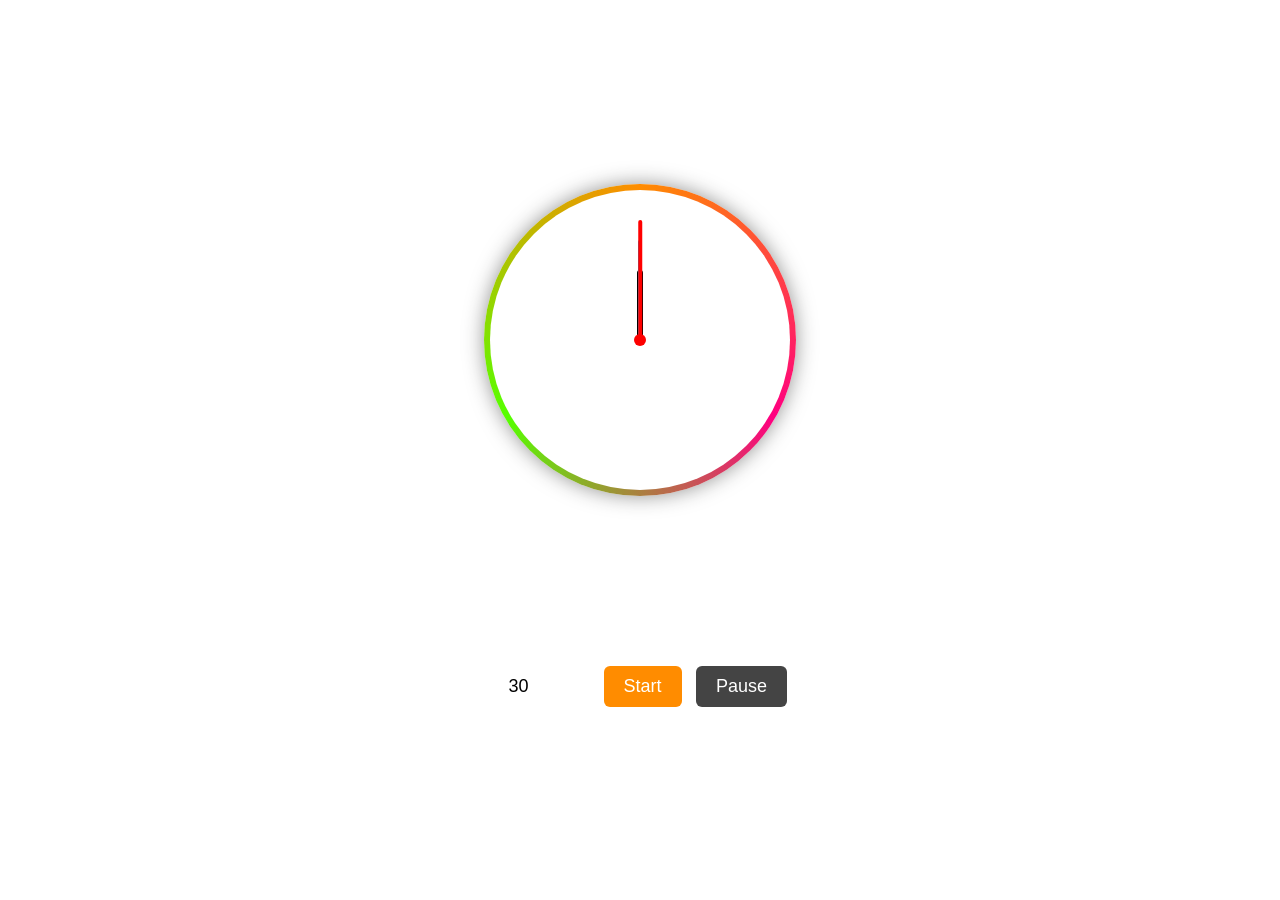
<file: index.html>
<!DOCTYPE html>
<html lang="en">
<head>
<meta charset="UTF-8" />
<meta name="viewport" content="width=device-width, initial-scale=1.0" />
<title>Edit Timer Wall Clock</title>
<link rel="stylesheet" href="style.css" />
</head>

<body>

<div class="container">
    <div class="clock-wrapper">
   
        
        <div class="clock">
            <div class="hand hour" id="hourHand"></div>
            <div class="hand minute" id="minuteHand"></div>
            <div class="hand second" id="secondHand"></div>
            <div class="center-dot"></div>
        </div>
    </div>

    <div class="controls">
        <input type="number" id="timeInput" value="30" min="1" />
        <span>min</span>

        <button id="startBtn">Start</button>
        <button id="pauseBtn" disabled>Pause</button>
    </div>
</div>

<script src="script.js"></script>
</body>
</html>
</file>
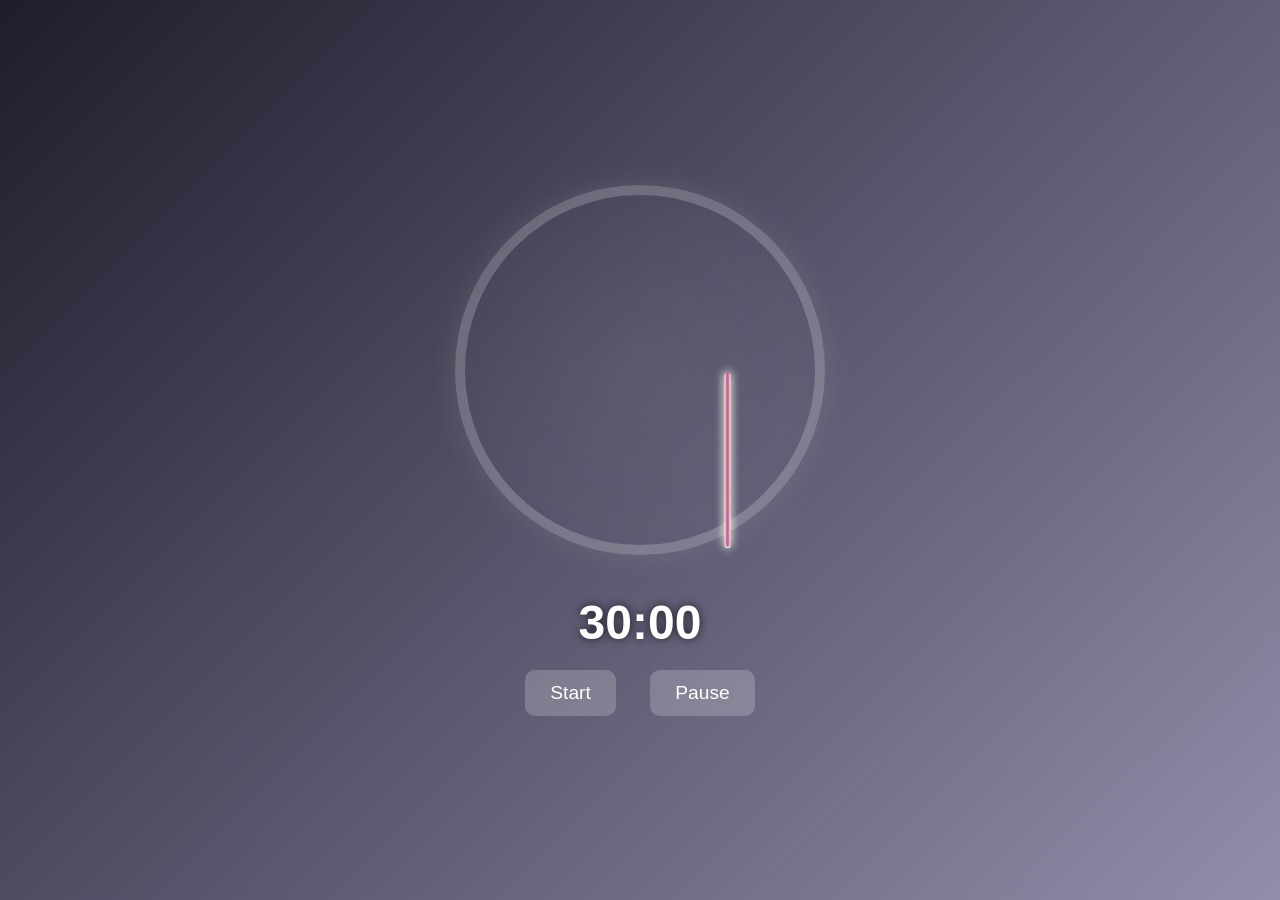
<file: timer.html>
<!DOCTYPE html>
<html lang="en">
<head>
<meta charset="UTF-8">
<meta name="viewport" content="width=device-width, initial-scale=1.0">
<title>Modern Pomodoro Clock</title>
<style>
  body {
    margin: 0;
    display: flex;
    flex-direction: column;
    justify-content: center;
    align-items: center;
    height: 100vh;
    background: linear-gradient(135deg, #1f1c2c, #928dab);
    font-family: 'Poppins', sans-serif;
    color: #fff;
  }

  .clock {
    position: relative;
    width: 350px;
    height: 350px;
    border: 10px solid rgba(255,255,255,0.2);
    border-radius: 50%;
    box-shadow: 0 0 30px rgba(255,255,255,0.1);
    margin-bottom: 40px;
    background: radial-gradient(circle at center, rgba(255,255,255,0.05), transparent);
  }

  .hand {
    position: absolute;
    width: 50%;
    height: 4px;
    top: 50%;
    left: 50%;
    background: #fff;
    transform-origin: 100% 50%; /* rotate around the base */
    transform: rotate(-90deg);  /* point up initially */
    border-radius: 2px;
    box-shadow: 0 0 10px rgba(255,255,255,0.7);
    transition: transform 0.05s linear;
  }

  .hour-hand { height: 6px; background: #ffec99; }
  .minute-hand { height: 4px; background: #88f; }
  .second-hand { height: 2px; background: #f55; }

  .digital {
    font-size: 3rem;
    font-weight: 600;
    margin-bottom: 20px;
    text-shadow: 0 0 10px rgba(0,0,0,0.7);
  }

  .controls button {
    font-size: 1.2rem;
    padding: 12px 25px;
    margin: 0 15px;
    border: none;
    border-radius: 10px;
    cursor: pointer;
    background: rgba(255,255,255,0.2);
    color: #fff;
    transition: background 0.3s, transform 0.2s;
  }

  .controls button:hover {
    background: rgba(255,255,255,0.4);
    transform: scale(1.05);
  }

  @media (max-width: 600px) {
    .clock { width: 250px; height: 250px; }
    .digital { font-size: 2rem; }
  }
</style>
</head>
<body>

<div class="clock" id="clock">
  <div class="hand hour-hand" id="hourHand"></div>
  <div class="hand minute-hand" id="minuteHand"></div>
  <div class="hand second-hand" id="secondHand"></div>
</div>

<div class="digital" id="digital">30:00</div>

<div class="controls">
  <button id="startBtn">Start</button>
  <button id="pauseBtn">Pause</button>
</div>

<script>
let totalSeconds = 30 * 60; // 30-minute Pomodoro
let speed = 10; // 10x faster for 0.1x slow-motion recording
let timerRunning = false;
let startTime;
let elapsedPaused = 0;
let interval;

const hourHand = document.getElementById("hourHand");
const minuteHand = document.getElementById("minuteHand");
const secondHand = document.getElementById("secondHand");
const digital = document.getElementById("digital");
const startBtn = document.getElementById("startBtn");
const pauseBtn = document.getElementById("pauseBtn");

function updateClock(secondsLeft) {
    const total = 30 * 60;
    let progress = (total - secondsLeft) / total;

    // Analog hands rotation (adjust -90deg for vertical start)
    let hourDeg = progress * 360 * (1 / 12) - 90;
    let minuteDeg = progress * 360 - 90;
    let secondDeg = (total - secondsLeft) * 6 - 90;

    hourHand.style.transform = `translateX(-50%) rotate(${hourDeg}deg)`;
    minuteHand.style.transform = `translateX(-50%) rotate(${minuteDeg}deg)`;
    secondHand.style.transform = `translateX(-50%) rotate(${secondDeg}deg)`;

    // Digital timer
    let min = Math.floor(secondsLeft / 60);
    let sec = Math.floor(secondsLeft % 60);
    digital.textContent = `${String(min).padStart(2,'0')}:${String(sec).padStart(2,'0')}`;
}

function startTimer() {
    if(timerRunning) return;
    timerRunning = true;
    startBtn.disabled = true;
    startTime = Date.now() - elapsedPaused * 1000;

    interval = setInterval(() => {
        const elapsed = ((Date.now() - startTime) / 1000) * speed;
        let remaining = totalSeconds - elapsed;

        if (remaining <= 0) {
            remaining = 0;
            updateClock(remaining);
            clearInterval(interval);
            alert("⏳ Time's Up!");
            timerRunning = false;
            elapsedPaused = 0;
            startBtn.disabled = false;
            return;
        }

        updateClock(remaining);
        elapsedPaused = elapsed;
    }, 50);
}

function pauseTimer() {
    if(!timerRunning) return;
    clearInterval(interval);
    timerRunning = false;
    startBtn.disabled = false;
}

startBtn.addEventListener("click", startTimer);
pauseBtn.addEventListener("click", pauseTimer);

// Initialize
updateClock(totalSeconds);
</script>

</body>
</html>
</file>
<file: style.css>
body {
    background: #ffffff;
    color: white;
    display: flex;
    justify-content: center;
    align-items: center;
    height: 100vh;
    margin: 0;
    font-family: Arial, sans-serif;
}

.container {
    text-align: center;
}

.clock-wrapper {
    width: 312px; /* slightly bigger than clock for border */
    height: 312px;
    border-radius: 50%;
    background: conic-gradient(#ff8c00, #ff0080, #56ff00, #ff8c00);
    display: flex;
    justify-content: center;
    align-items: center;
    /* Beautiful glowing shadow */
    box-shadow: 
        0 0 20px rgba(39, 39, 38, 0.5)
}

.clock {
    width: 300px;
    height: 300px;
    border-radius: 50%;
    background: #ffffff; /* clock face */
    position: relative;
}


.hand {
    position: absolute;
    left: 50%;
    transform-origin: bottom;
    background: rgb(0, 0, 0);
    border-radius: 4px;
}

.hour {
    width: 6px;
    height: 70px;
    top: 80px;
}

.minute {
    width: 4px;
    height: 100px;
    top: 50px;
    background: #12a7e3;
}

.second {
    width: 3.5px;
    height: 120px;
    top: 30px;
    background: red;
}

.center-dot {
    width: 12px;
    height: 12px;
    background: #fd0000;
    border-radius: 50%;
    position: absolute;
    top: 144px;
    left: 144px;
}

.controls {
    margin-top: 10rem;
}

input {
    width: 60px;
    padding: 8px;
    font-size: 18px;
    border-radius: 5px;
    border: none;
    outline: none;
    text-align: center;
}

button {
    padding: 10px 20px;
    font-size: 18px;
    margin: 10px 5px;
    border: none;
    border-radius: 6px;
    cursor: pointer;
    background: #ff8c00;
    color: white;
}

button:disabled {
    background: #444;
    cursor: not-allowed;
}
</file>
